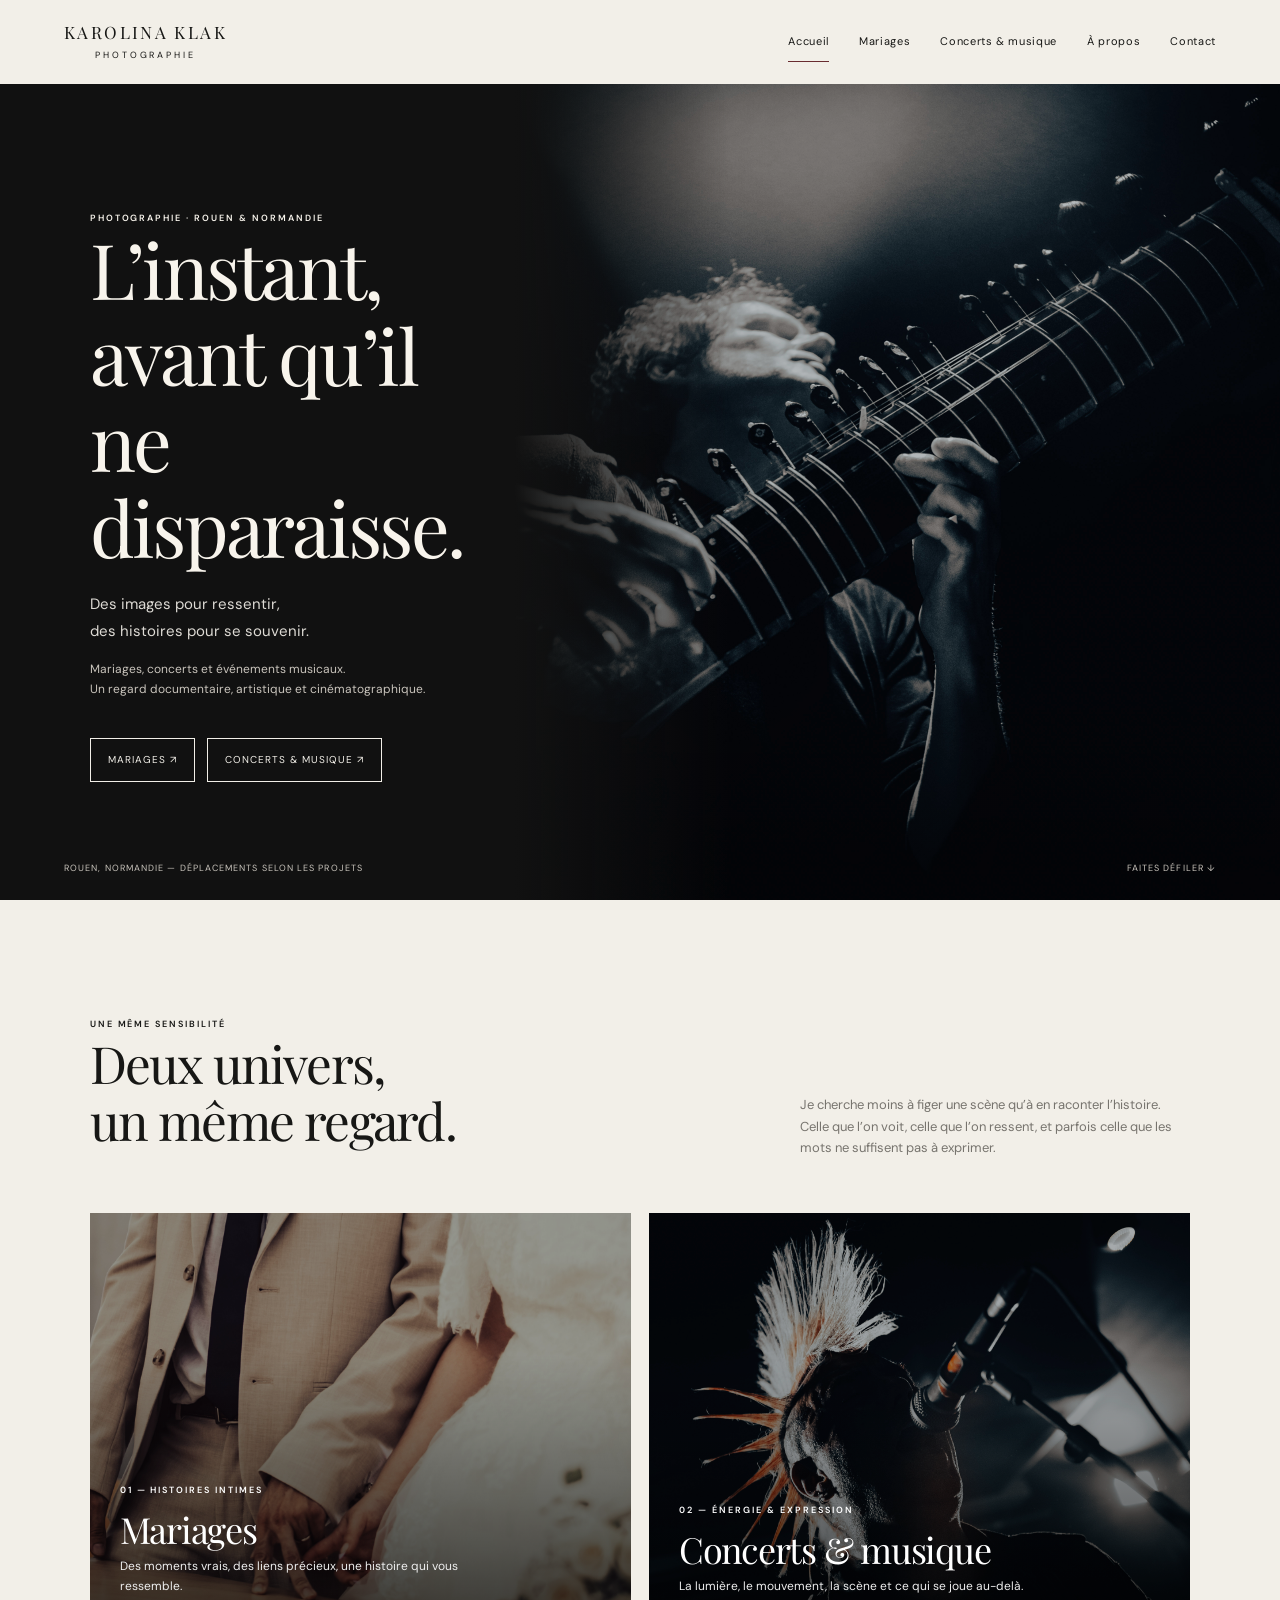
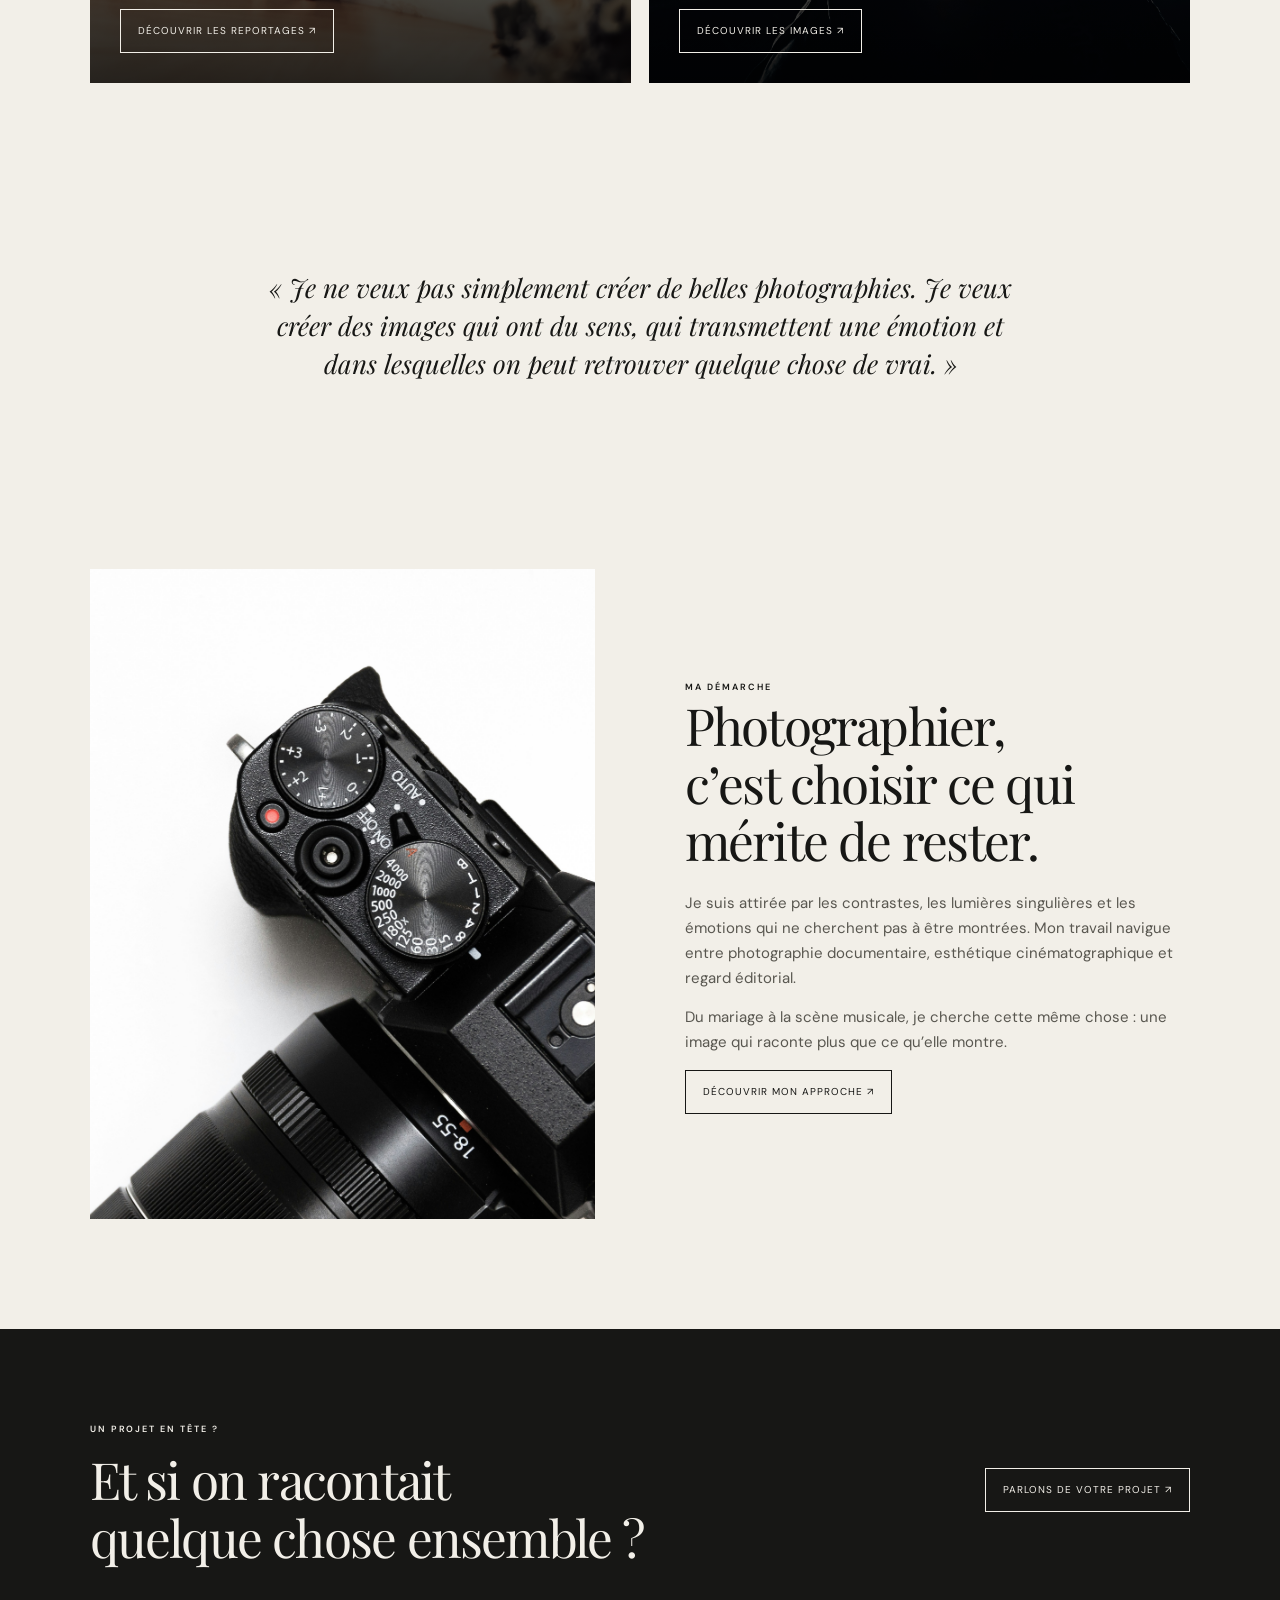
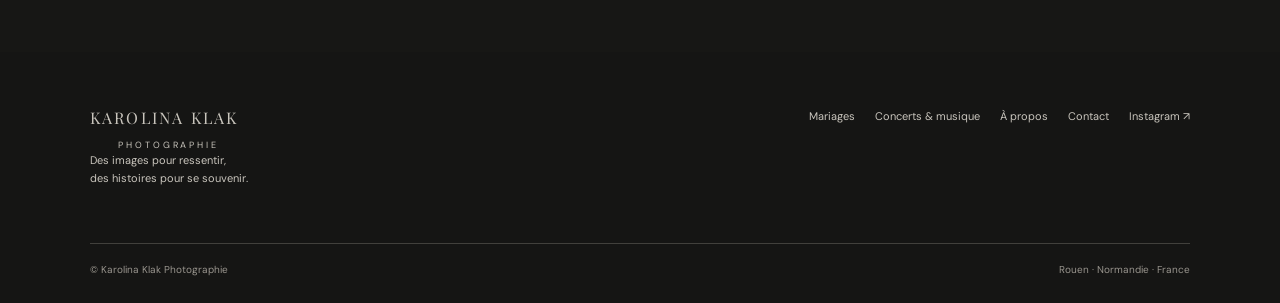
<file: index.html>
<!doctype html>
<html lang="fr">

<head>
    <meta charset="utf-8">
    <meta name="viewport" content="width=device-width,initial-scale=1">
    <meta name="description"
        content="Karolina Klak, photographe à Rouen et en Normandie. Reportages de mariage, concerts et événements musicaux, avec un regard documentaire et cinématographique.">
    <title>Karolina Klak — Photographie</title>
    <link rel="stylesheet" href="styles.css">
</head>

<body>
    <header class="topbar"><a class="brand" href="index.html">KAROLINA KLAK<small>PHOTOGRAPHIE</small></a><button
            class="menu" aria-label="Ouvrir le menu" aria-expanded="false">☰</button>
        <nav class="nav"><a class="active" href="index.html">Accueil</a><a href="mariages.html">Mariages</a><a
                href="concerts.html">Concerts & musique</a><a href="apropos.html">À propos</a><a
                href="contact.html">Contact</a></nav>
    </header>
    <main>
        <section class="hero">
            <div class="hero-copy"><span class="eyebrow">Photographie · Rouen & Normandie</span>
                <h1 class="serif">L’instant,<br>avant qu’il ne<br>disparaisse.</h1>
                <p class="lead">Des images pour ressentir,<br>des histoires pour se souvenir.</p>
                <p class="small" style="color:#c9c4bc">Mariages, concerts et événements musicaux.<br>Un regard
                    documentaire, artistique et cinématographique.</p>
                <div class="hero-actions"><a class="btn dark" href="mariages.html">Mariages ↗</a><a class="btn dark"
                        href="concerts.html">Concerts & musique ↗</a></div>
            </div>
            <div class="hero-photo"><img
                    src="src\DSCF5292.jpg"
                    alt="Silhouettes et lumières lors d'un concert"></div>
            <div class="hero-foot"><span>ROUEN, NORMANDIE — DÉPLACEMENTS SELON LES PROJETS</span><span>FAITES DÉFILER
                    ↓</span></div>
        </section>
        <section class="section">
            <div class="section-head">
                <div><span class="eyebrow">Une même sensibilité</span>
                    <h2 class="serif">Deux univers,<br>un même regard.</h2>
                </div>
                <p>Je cherche moins à figer une scène qu’à en raconter l’histoire. Celle que l’on voit, celle que l’on
                    ressent, et parfois celle que les mots ne suffisent pas à exprimer.</p>
            </div>
            <div class="tiles"><a class="tile" href="mariages.html"><img
                        src="src\DSCF5938.jpg"
                        alt="Couple de mariés dans une lumière douce">
                    <div class="tile-copy"><span class="eyebrow">01 — Histoires intimes</span>
                        <h3 class="serif">Mariages</h3>
                        <p>Des moments vrais, des liens précieux, une histoire qui vous ressemble.</p><span
                            class="btn dark">Découvrir les reportages ↗</span>
                    </div>
                </a><a class="tile" href="concerts.html"><img
                        src="src\DSCF5816.jpg"
                        alt="Scène musicale illuminée">
                    <div class="tile-copy"><span class="eyebrow">02 — Énergie & expression</span>
                        <h3 class="serif">Concerts & musique</h3>
                        <p>La lumière, le mouvement, la scène et ce qui se joue au-delà.</p><span
                            class="btn dark">Découvrir les images ↗</span>
                    </div>
                </a></div>
        </section>
        <section class="section compact">
            <p class="quote">« Je ne veux pas simplement créer de belles photographies. Je veux créer des images qui ont
                du sens, qui transmettent une émotion et dans lesquelles on peut retrouver quelque chose de vrai. »</p>
        </section>
        <section class="section">
            <div class="split">
                <div class="split-image"><img
                        src="src/fufjilm_camera.jpg"
                        alt="Appareil photo"></div>
                <div class="split-copy"><span class="eyebrow">Ma démarche</span>
                    <h2 class="serif">Photographier,<br>c’est choisir ce qui<br>mérite de rester.</h2>
                    <p>Je suis attirée par les contrastes, les lumières singulières et les émotions qui ne cherchent pas
                        à être montrées. Mon travail navigue entre photographie documentaire, esthétique
                        cinématographique et regard éditorial.</p>
                    <p>Du mariage à la scène musicale, je cherche cette même chose : une image qui raconte plus que ce
                        qu’elle montre.</p><a class="btn" href="apropos.html">Découvrir mon approche ↗</a>
                </div>
            </div>
        </section>
        <section class="banner">
            <div><span class="eyebrow">Un projet en tête ?</span>
                <h2 class="serif">Et si on racontait<br>quelque chose ensemble ?</h2>
            </div><a class="btn dark" href="contact.html">Parlons de votre projet ↗</a>
        </section>
    </main>
    <footer class="footer">
        <div class="footer-top">
            <div><a class="brand" href="index.html">KAROLINA KLAK<small>PHOTOGRAPHIE</small></a>
                <p>Des images pour ressentir,<br>des histoires pour se souvenir.</p>
            </div>
            <div class="footer-links"><a href="mariages.html">Mariages</a><a href="concerts.html">Concerts &
                    musique</a><a href="apropos.html">À propos</a><a href="contact.html">Contact</a><a
                    href="https://www.instagram.com/" target="_blank" rel="noreferrer">Instagram ↗</a></div>
        </div>
        <div class="footer-bottom"><span>© Karolina Klak Photographie</span><span>Rouen · Normandie ·
                France</span></div>
    </footer>
    <script src="script.js"></script>
</body>

</html>
</file>
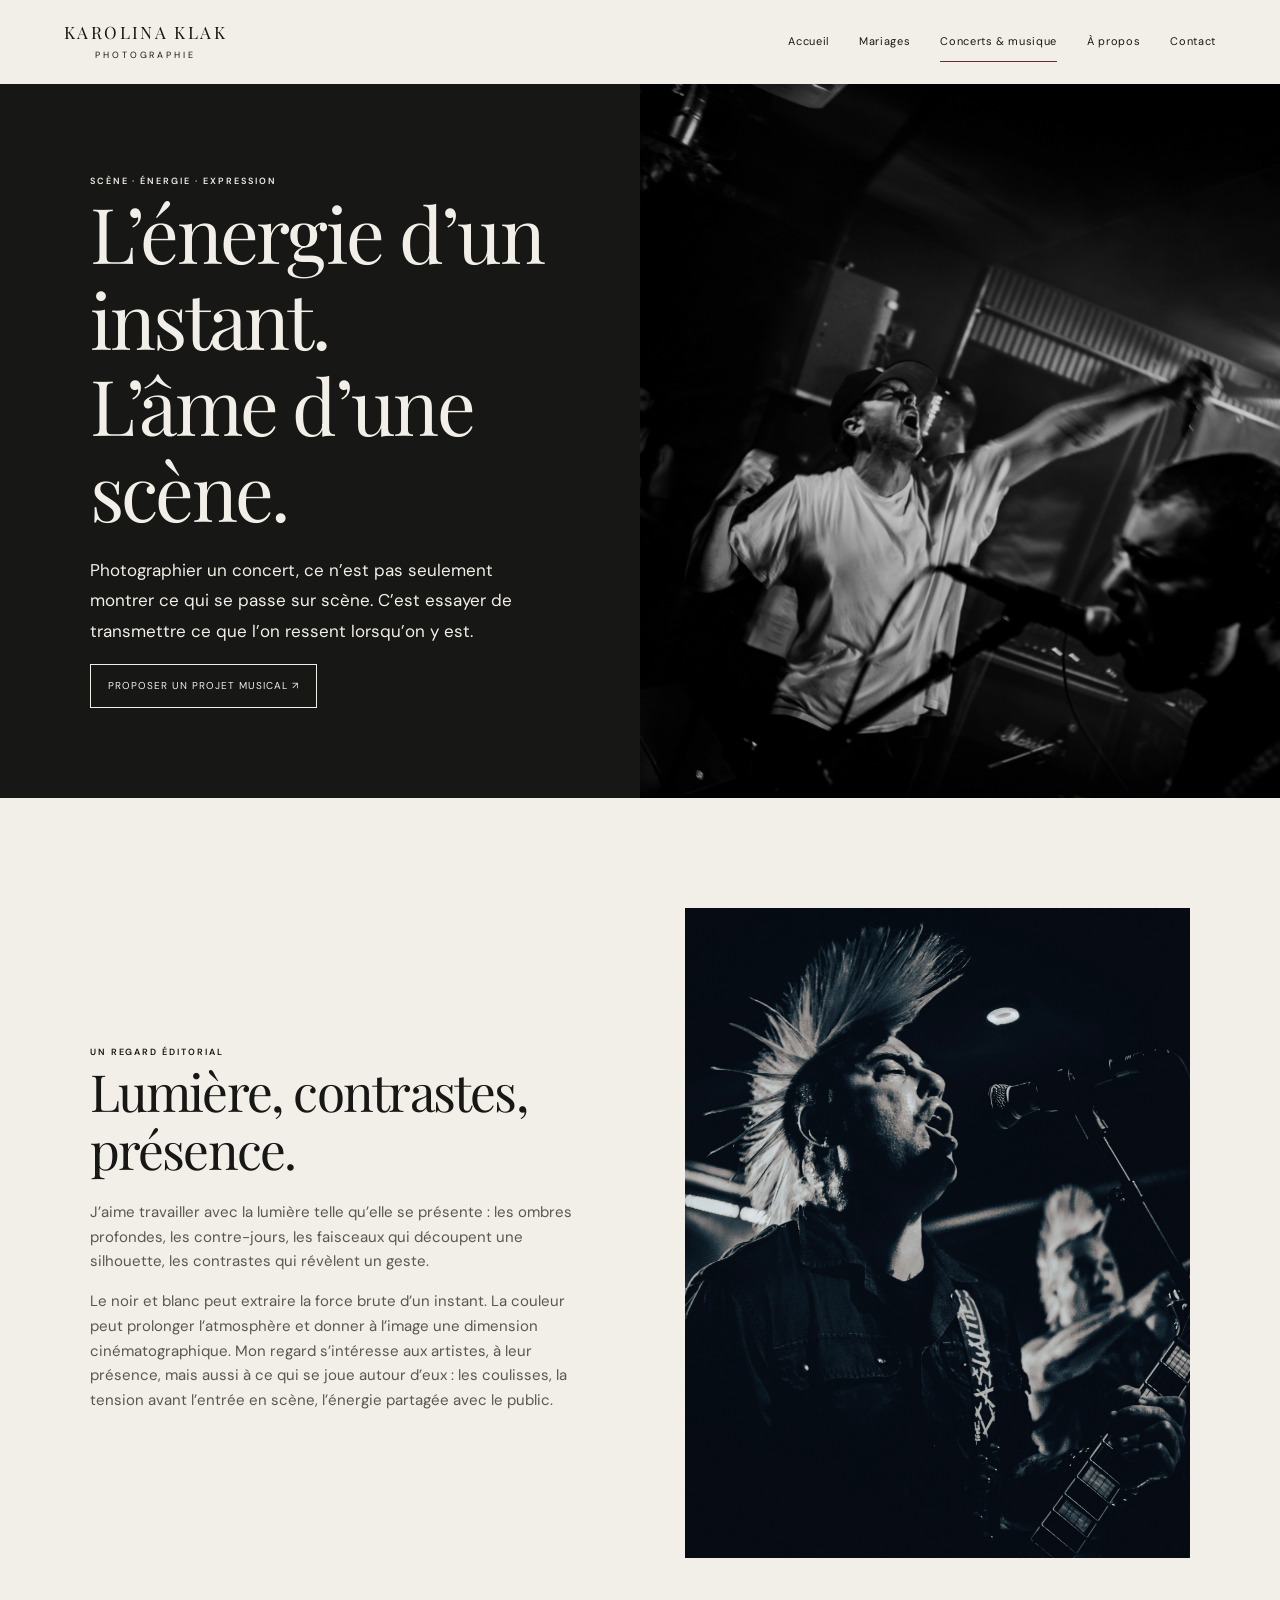
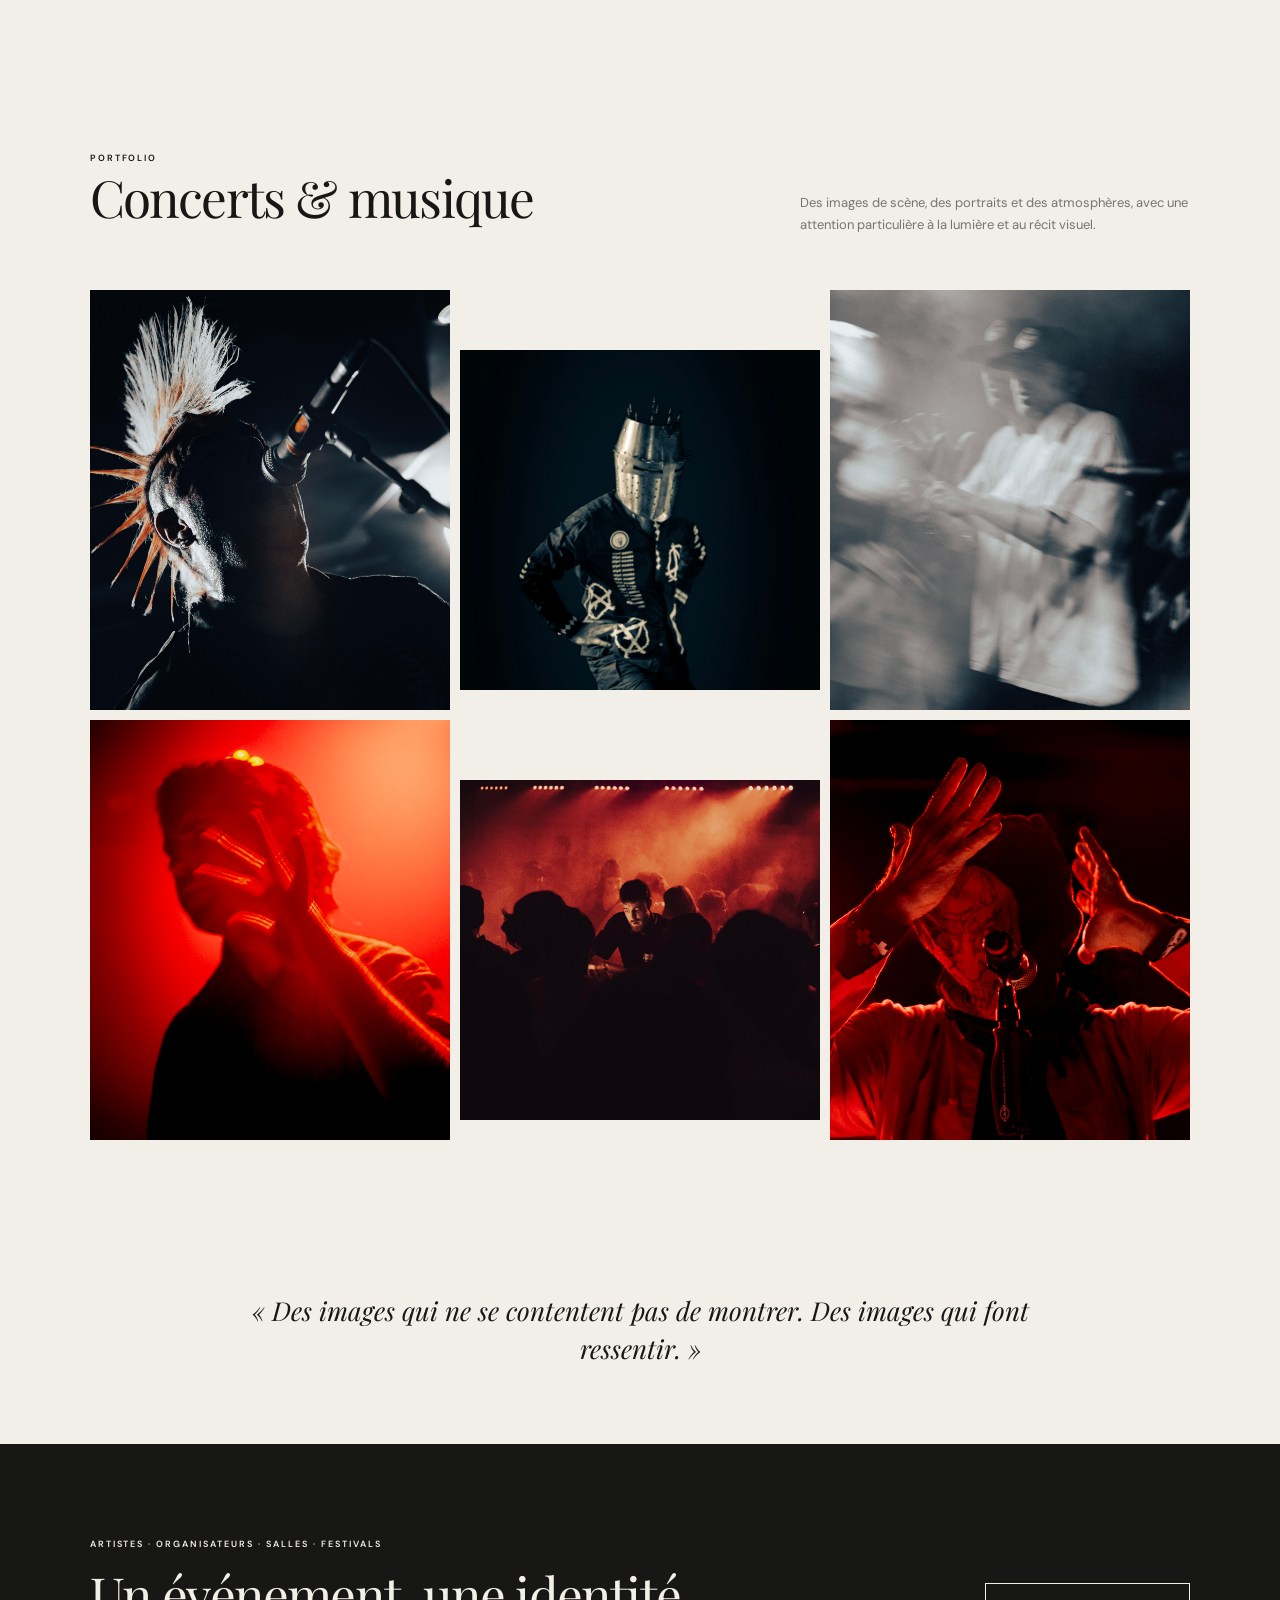
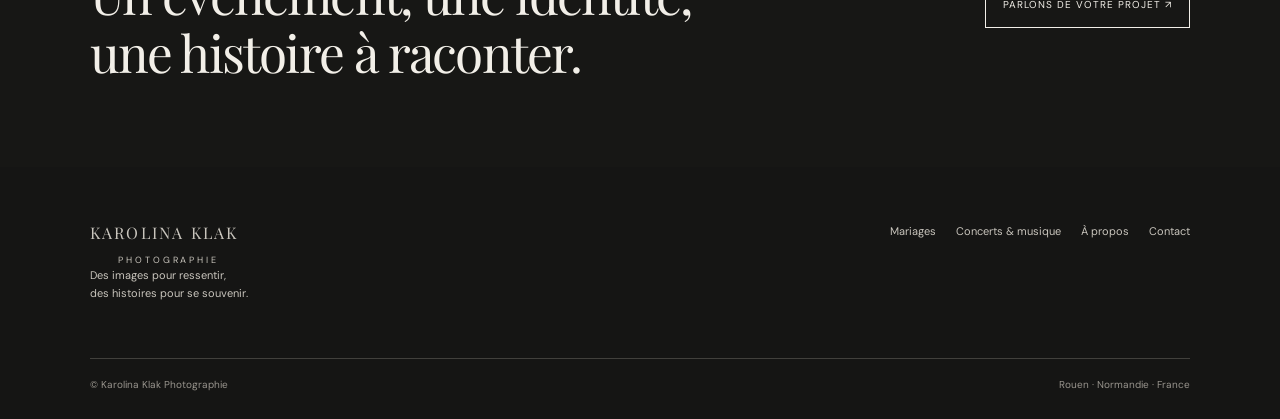
<file: concerts.html>
<!doctype html>
<html lang="fr">

<head>
    <meta charset="utf-8">
    <meta name="viewport" content="width=device-width,initial-scale=1">
    <meta name="description"
        content="Photographie de concerts, festivals et événements musicaux à Rouen, en Normandie et ailleurs. Regard éditorial, contrastes et lumière cinématographique.">
    <title>Concerts & musique — Karolina Klak Photographie</title>
    <link rel="stylesheet" href="styles.css">
</head>

<body>
    <header class="topbar"><a class="brand" href="index.html">KAROLINA KLAK<small>PHOTOGRAPHIE</small></a><button
            class="menu" aria-label="Ouvrir le menu" aria-expanded="false">☰</button>
        <nav class="nav"><a href="index.html">Accueil</a><a href="mariages.html">Mariages</a><a class="active"
                href="concerts.html">Concerts & musique</a><a href="apropos.html">À propos</a><a
                href="contact.html">Contact</a></nav>
    </header>
    <main>
        <section class="page-hero">
            <div class="page-hero-copy"><span class="eyebrow">Scène · Énergie · Expression</span>
                <h1 class="serif">L’énergie d’un instant.<br>L’âme d’une scène.</h1>
                <p class="lead">Photographier un concert, ce n’est pas seulement montrer ce qui se passe sur scène.
                    C’est essayer de transmettre ce que l’on ressent lorsqu’on y est.</p><a class="btn dark"
                    href="contact.html">Proposer un projet musical ↗</a>
            </div>
            <div class="page-hero-image"><img
                    src="src/DSCF5411.jpg"
                    alt="Lumières et public d'un concert"></div>
        </section>
        <section class="section">
            <div class="split">
                <div class="split-copy"><span class="eyebrow">Un regard éditorial</span>
                    <h2 class="serif">Lumière, contrastes,<br>présence.</h2>
                    <p>J’aime travailler avec la lumière telle qu’elle se présente : les ombres profondes, les
                        contre-jours, les faisceaux qui découpent une silhouette, les contrastes qui révèlent un geste.
                    </p>
                    <p>Le noir et blanc peut extraire la force brute d’un instant. La couleur peut prolonger
                        l’atmosphère et donner à l’image une dimension cinématographique. Mon regard s’intéresse aux
                        artistes, à leur présence, mais aussi à ce qui se joue autour d’eux : les coulisses, la tension
                        avant l’entrée en scène, l’énergie partagée avec le public.</p>
                </div>
                <div class="split-image"><img
                        src="src/DSCF5796.jpg"
                        alt="Musicien en contre-jour sur scène"></div>
            </div>
        </section>
        <section class="section compact">
            <div class="section-head">
                <div><span class="eyebrow">Portfolio</span>
                    <h2 class="serif">Concerts & musique</h2>
                </div>
                <p>Des images de scène, des portraits et des atmosphères, avec une attention particulière à la lumière
                    et au récit visuel.</p>
            </div>
        <!--   <div class="filters"><a href="#portfolio">TOUT</a><a href="#portfolio">ARTISTES</a><a
                    href="#portfolio">FESTIVALS</a><a href="#portfolio">COULISSES & PORTRAITS</a></div>-->
            <div id="portfolio" class="gallery">
                <div class="shot"><img
                        src="src/DSCF5816.jpg"
                        alt="Concert et faisceaux lumineux"></div>
                <div class="shot"><img
                        src="src/DSCF4095.jpg"
                        alt="Artiste en concert"></div>
                <div class="shot"><img
                        src="src/DSCF5359.jpg"
                        alt="Public face à la scène"></div>
                <div class="shot"><img
                        src="src/DSCF4685.jpg"
                        alt="Festival en plein air"></div>
                <div class="shot"><img
                        src="src/DSCF0828.jpg"
                        alt="Silhouette d'un musicien"></div>
                <div class="shot"><img
                        src="src/DSCF3930.jpg"
                        alt="Ambiance de concert"></div>
            </div>
        </section>
        <section class="section compact">
            <p class="quote">« Des images qui ne se contentent pas de montrer. Des images qui font ressentir. »</p>
        </section>
        <section class="banner">
            <div><span class="eyebrow">Artistes · Organisateurs · Salles · Festivals</span>
                <h2 class="serif">Un événement, une identité,<br>une histoire à raconter.</h2>
            </div><a class="btn dark" href="contact.html">Parlons de votre projet ↗</a>
        </section>
    </main>
    <footer class="footer">
        <div class="footer-top">
            <div><a class="brand" href="index.html">KAROLINA KLAK<small>PHOTOGRAPHIE</small></a>
                <p>Des images pour ressentir,<br>des histoires pour se souvenir.</p>
            </div>
            <div class="footer-links"><a href="mariages.html">Mariages</a><a href="concerts.html">Concerts &
                    musique</a><a href="apropos.html">À propos</a><a href="contact.html">Contact</a></div>
        </div>
        <div class="footer-bottom"><span>© Karolina Klak Photographie</span><span>Rouen · Normandie ·
                France</span></div>
    </footer>
    <script src="script.js"></script>
</body>

</html>
</file>
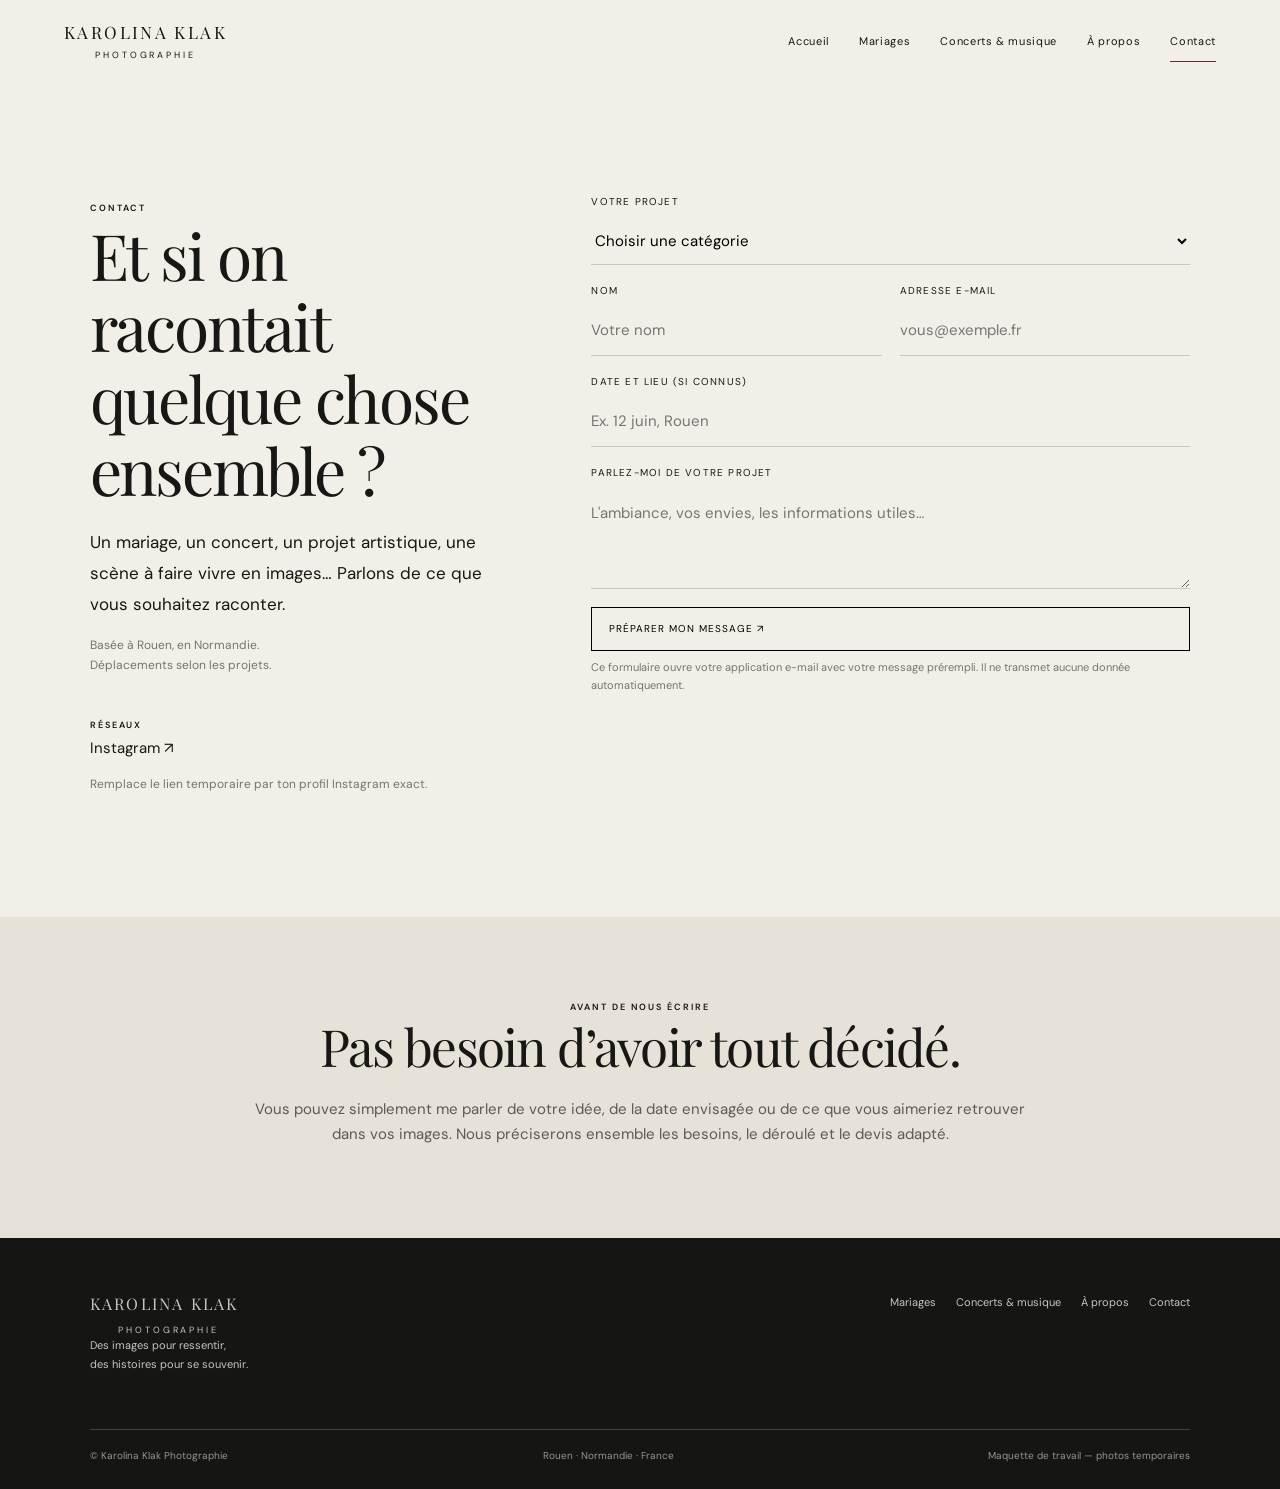
<file: contact.html>
<!doctype html><html lang="fr"><head><meta charset="utf-8"><meta name="viewport" content="width=device-width,initial-scale=1"><meta name="description" content="Contactez Karolina Klak pour un reportage de mariage, un concert ou un projet photographique à Rouen et en Normandie."><title>Contact — Karolina Klak Photographie</title><link rel="stylesheet" href="styles.css"></head><body><header class="topbar"><a class="brand" href="index.html">KAROLINA KLAK<small>PHOTOGRAPHIE</small></a><button class="menu" aria-label="Ouvrir le menu" aria-expanded="false">☰</button><nav class="nav"><a href="index.html">Accueil</a><a href="mariages.html">Mariages</a><a href="concerts.html">Concerts & musique</a><a href="apropos.html">À propos</a><a class="active" href="contact.html">Contact</a></nav></header><main><section class="section"><div class="contact-grid"><div><span class="eyebrow">Contact</span><h1 class="serif" style="font-size:clamp(44px,5vw,70px)">Et si on racontait quelque chose ensemble ?</h1><p class="lead">Un mariage, un concert, un projet artistique, une scène à faire vivre en images… Parlons de ce que vous souhaitez raconter.</p><p class="small">Basée à Rouen, en Normandie.<br>Déplacements selon les projets.</p><div style="margin-top:35px"><span class="eyebrow">Réseaux</span><p><a href="https://www.instagram.com/" target="_blank" rel="noreferrer">Instagram ↗</a></p><p class="small">Remplace le lien temporaire par ton profil Instagram exact.</p></div></div><div><form class="form" id="contact-form"><div class="field full"><label for="type">Votre projet</label><select id="type" name="type" required><option value="">Choisir une catégorie</option><option>Mariage</option><option>Concert / festival</option><option>Événement musical</option><option>Portrait / projet artistique</option><option>Autre demande</option></select></div><div class="field"><label for="name">Nom</label><input id="name" name="name" autocomplete="name" required placeholder="Votre nom"></div><div class="field"><label for="email">Adresse e-mail</label><input id="email" name="email" type="email" autocomplete="email" required placeholder="vous@exemple.fr"></div><div class="field full"><label for="date">Date et lieu (si connus)</label><input id="date" name="date" placeholder="Ex. 12 juin, Rouen"></div><div class="field full"><label for="message">Parlez-moi de votre projet</label><textarea id="message" name="message" required placeholder="L'ambiance, vos envies, les informations utiles…"></textarea></div><div class="field full"><button class="btn" type="submit" style="background:transparent;justify-content:space-between;cursor:pointer">Préparer mon message ↗</button><p class="form-note">Ce formulaire ouvre votre application e-mail avec votre message prérempli. Il ne transmet aucune donnée automatiquement.</p></div></form></div></div></section><section class="section compact" style="background:#e7e2d8"><div class="intro"><span class="eyebrow">Avant de nous écrire</span><h2 class="serif">Pas besoin d’avoir tout décidé.</h2><p>Vous pouvez simplement me parler de votre idée, de la date envisagée ou de ce que vous aimeriez retrouver dans vos images. Nous préciserons ensemble les besoins, le déroulé et le devis adapté.</p></div></section></main><footer class="footer"><div class="footer-top"><div><a class="brand" href="index.html">KAROLINA KLAK<small>PHOTOGRAPHIE</small></a><p>Des images pour ressentir,<br>des histoires pour se souvenir.</p></div><div class="footer-links"><a href="mariages.html">Mariages</a><a href="concerts.html">Concerts & musique</a><a href="apropos.html">À propos</a><a href="contact.html">Contact</a></div></div><div class="footer-bottom"><span>© Karolina Klak Photographie</span><span>Rouen · Normandie · France</span><span>Maquette de travail — photos temporaires</span></div></footer><script src="script.js"></script></body></html>
</file>
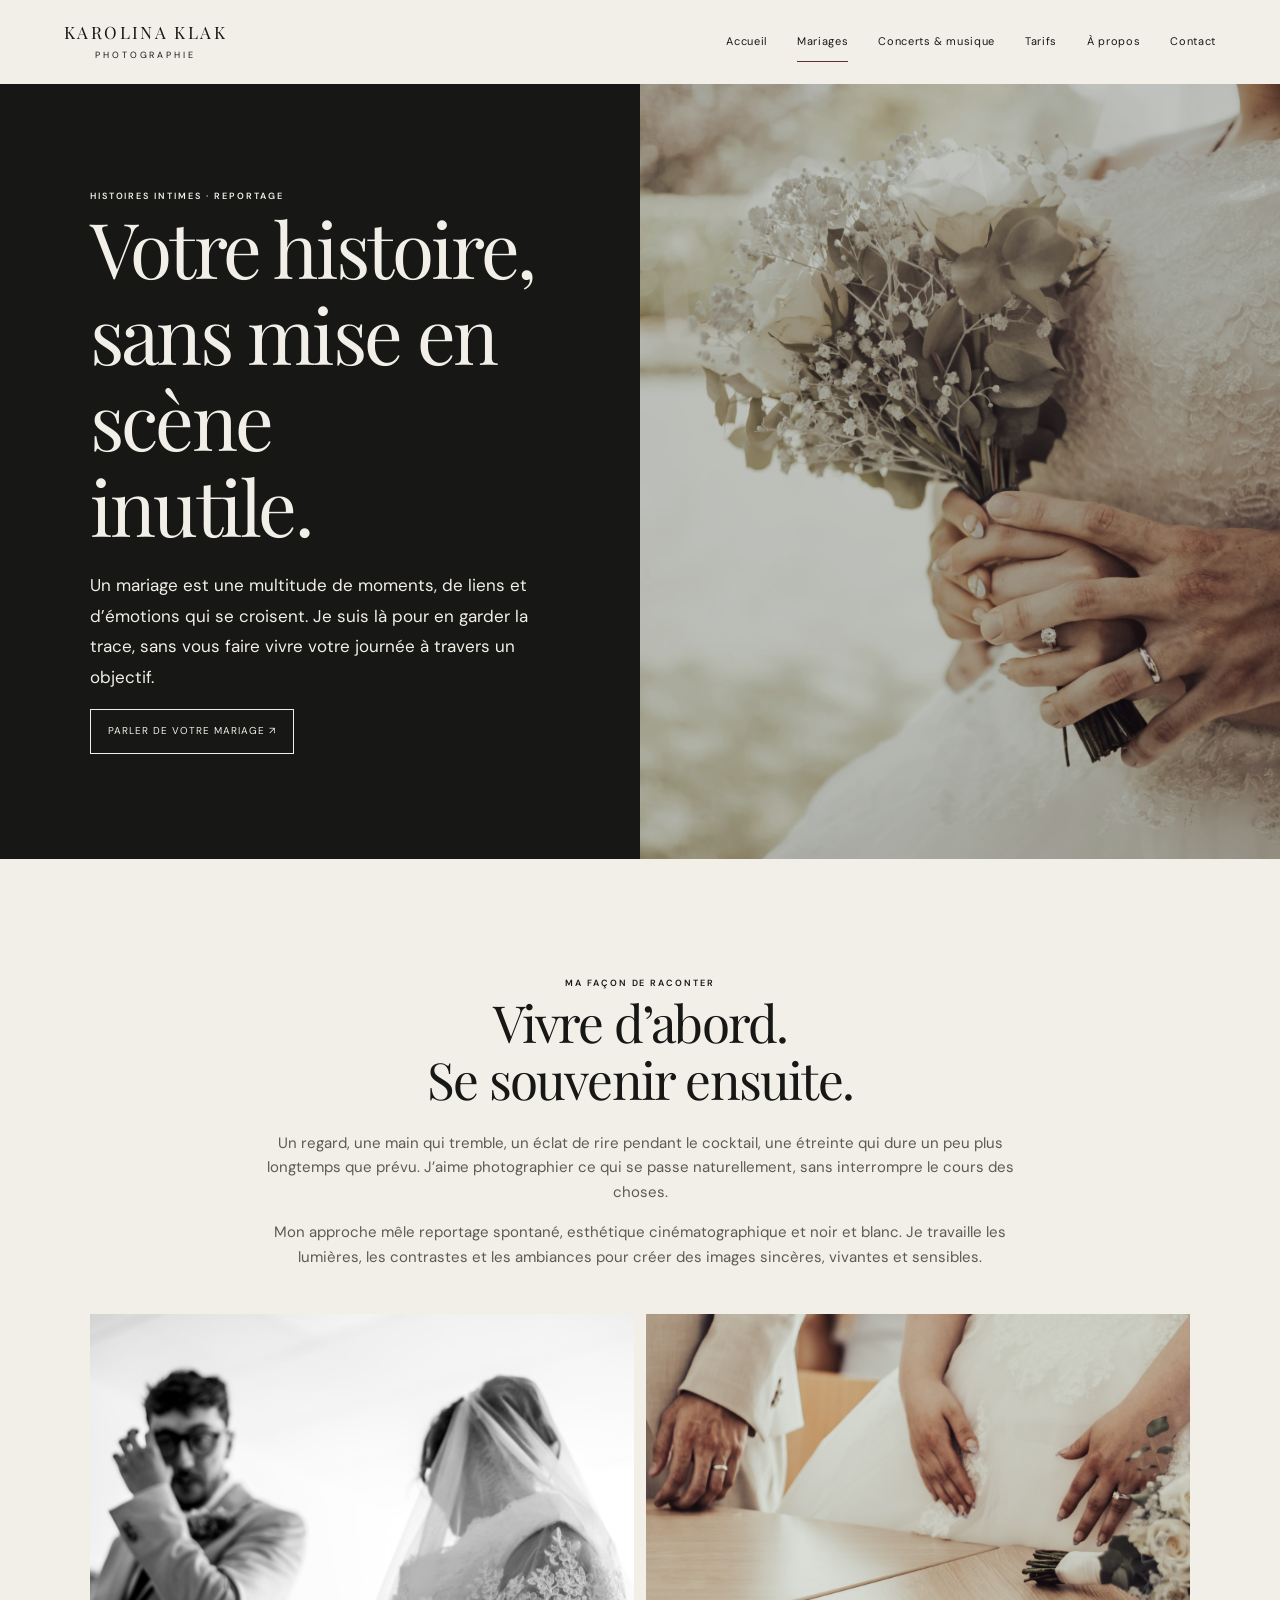
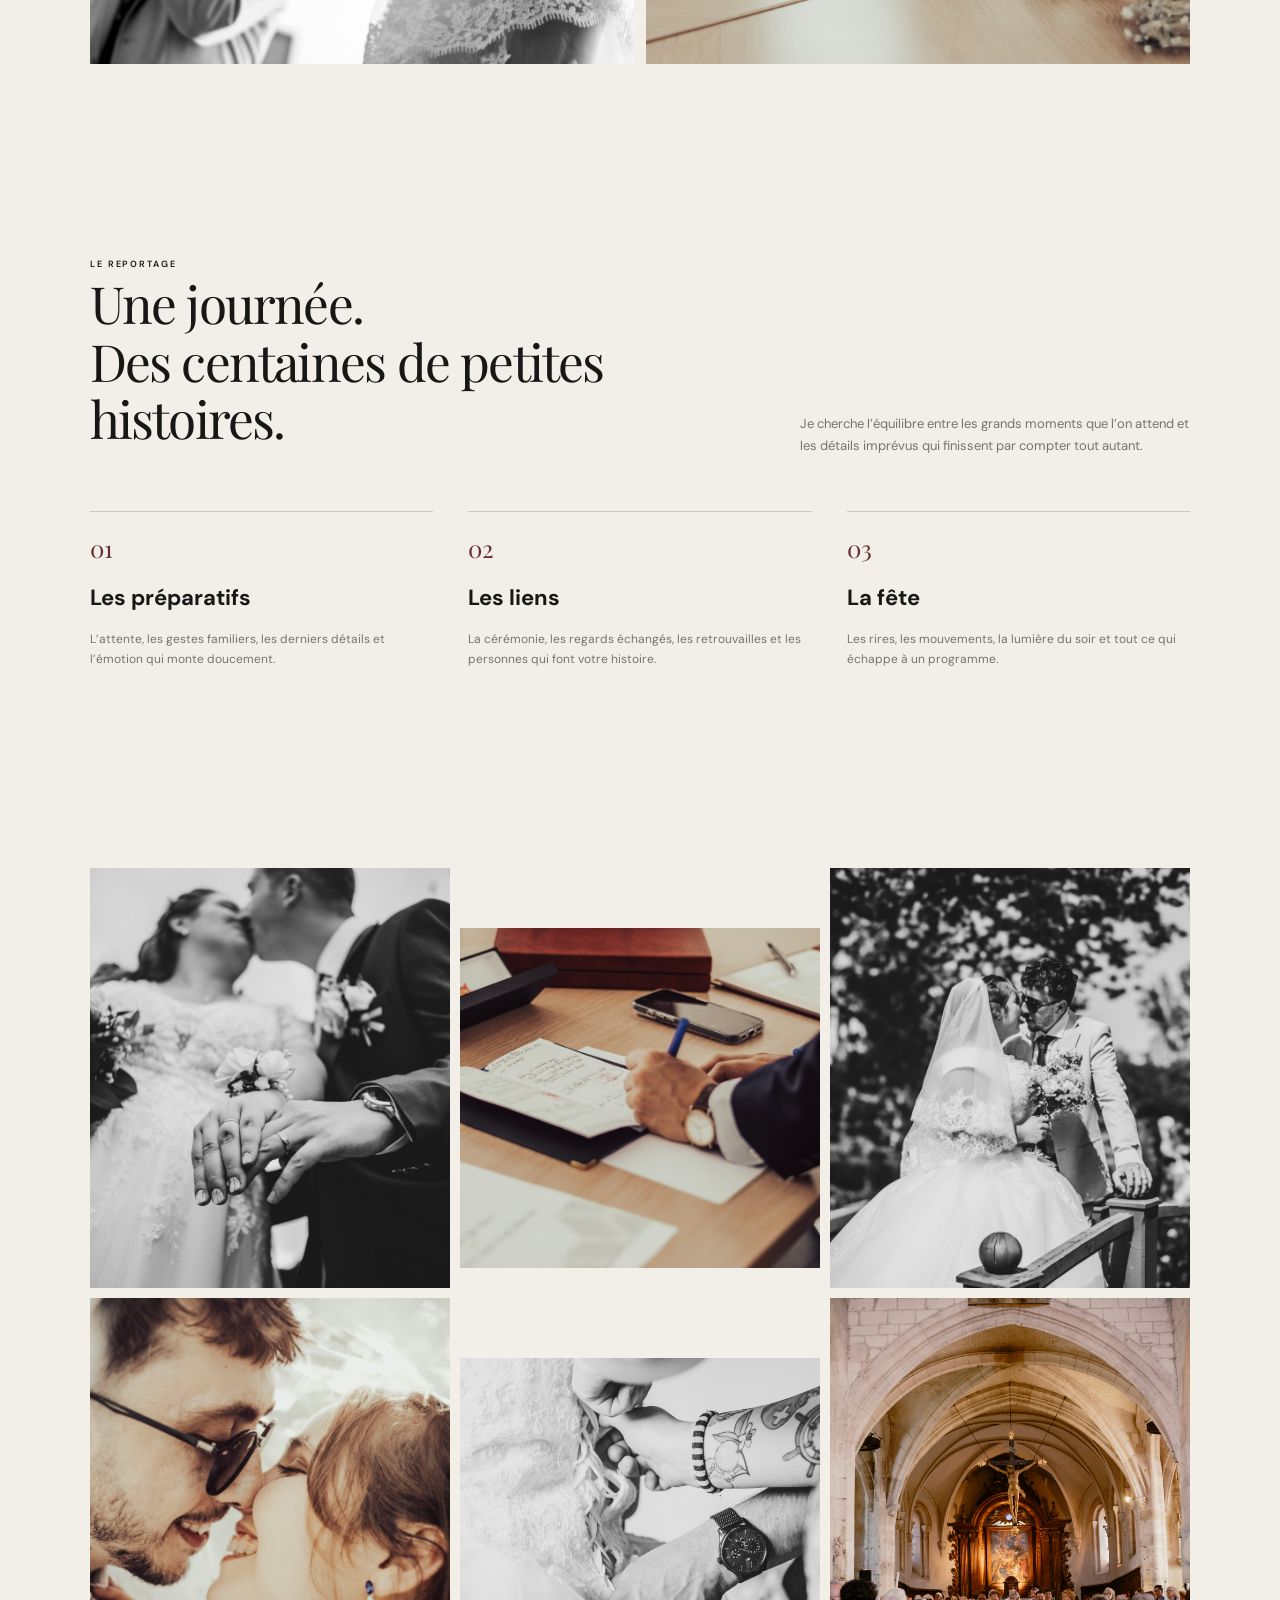
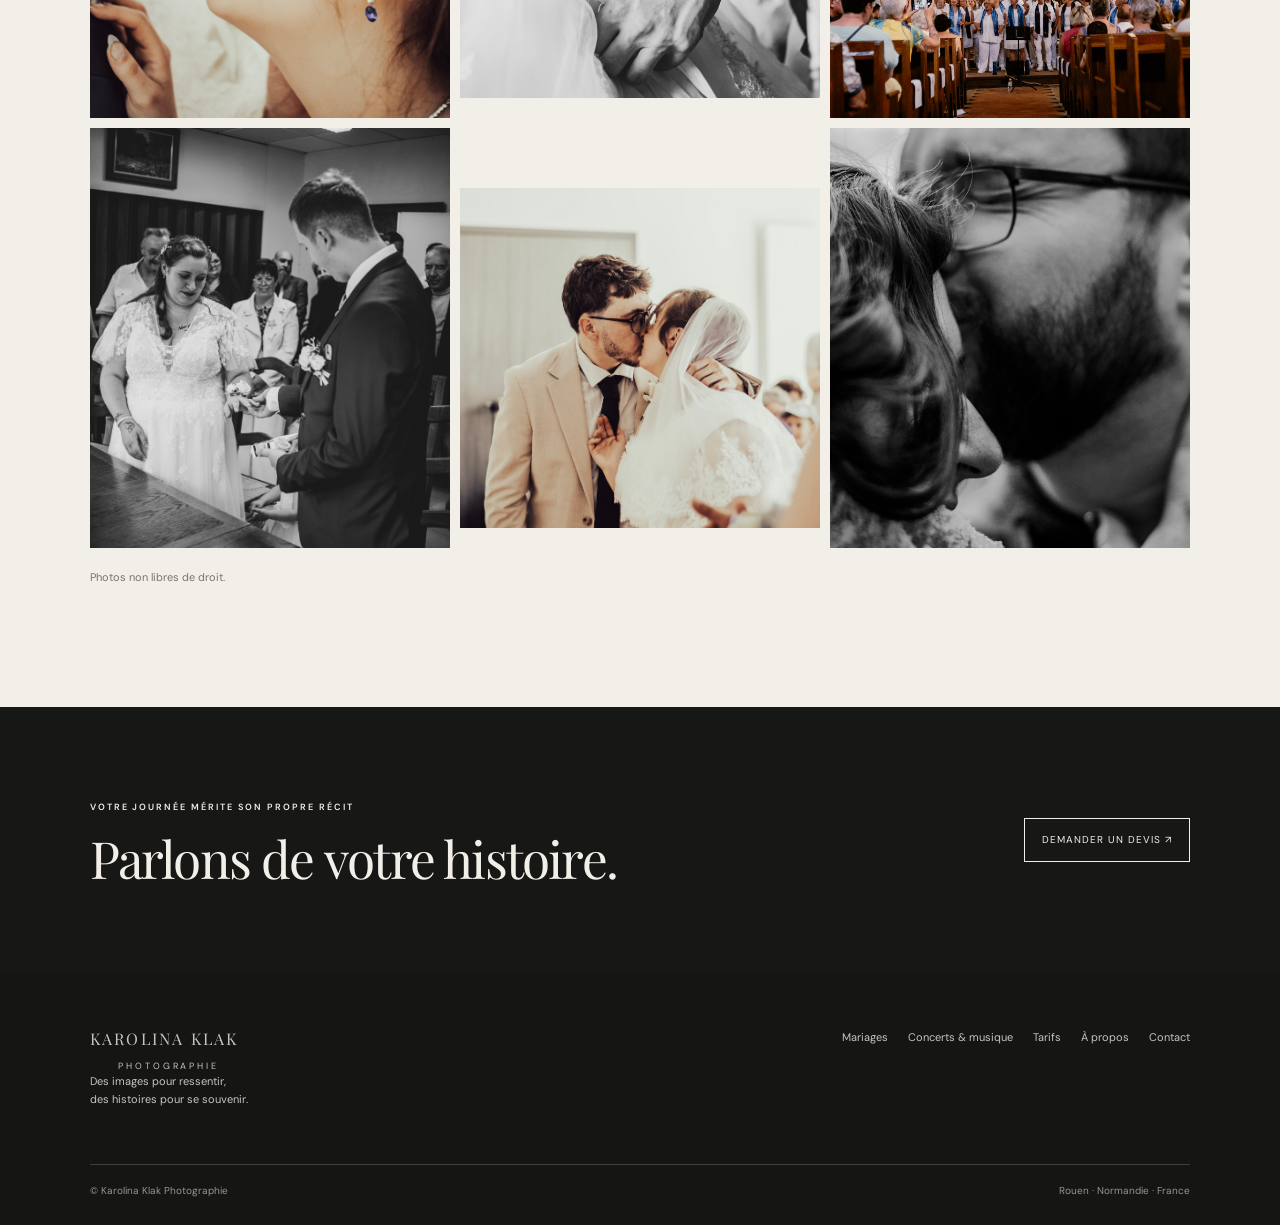
<file: mariages.html>
<!doctype html>
<html lang="fr">

<head>
    <meta charset="utf-8">
    <meta name="viewport" content="width=device-width,initial-scale=1">
    <meta name="description"
        content="Photographe de mariage à Rouen et en Normandie. Reportage spontané, regard cinématographique et noir et blanc.">
    <title>Mariages — Karolina Klak Photographie</title>
    <link rel="stylesheet" href="styles.css">
</head>

<body>
    <header class="topbar"><a class="brand" href="index.html">KAROLINA KLAK<small>PHOTOGRAPHIE</small></a><button
            class="menu" aria-label="Ouvrir le menu" aria-expanded="false">☰</button>
        <nav class="nav"><a href="index.html">Accueil</a><a class="active" href="mariages.html">Mariages</a><a
                href="concerts.html">Concerts & musique</a><a href="tarifs.html">Tarifs</a><a href="apropos.html">À propos</a><a
                href="contact.html">Contact</a></nav>
    </header>
    <main>
        <section class="page-hero">
            <div class="page-hero-copy"><span class="eyebrow">Histoires intimes · Reportage</span>
                <h1 class="serif">Votre histoire,<br>sans mise en scène<br>inutile.</h1>
                <p class="lead">Un mariage est une multitude de moments, de liens et d’émotions qui se croisent. Je suis
                    là pour en garder la trace, sans vous faire vivre votre journée à travers un objectif.</p><a
                    class="btn dark" href="contact.html">Parler de votre mariage ↗</a>
            </div>
            <div class="page-hero-image"><img
                    src="src\DSCF6884.jpg"
                    alt="Mariage dans une lumière naturelle"></div>
        </section>
        <section class="section">
            <div class="intro"><span class="eyebrow">Ma façon de raconter</span>
                <h2 class="serif">Vivre d’abord.<br>Se souvenir ensuite.</h2>
                <p>Un regard, une main qui tremble, un éclat de rire pendant le cocktail, une étreinte qui dure un peu
                    plus longtemps que prévu. J’aime photographier ce qui se passe naturellement, sans interrompre le
                    cours des choses.</p>
                <p>Mon approche mêle reportage spontané, esthétique cinématographique et noir et blanc. Je travaille les
                    lumières, les contrastes et les ambiances pour créer des images sincères, vivantes et sensibles.</p>
            </div>
            <div class="story-row">
                <div class="shot"><img
                        src="src\DSCF5903.jpg"
                        alt="Moment émouvant d'un mariage"></div>
                <div class="shot"><img
                        src="src\DSCF5918.jpg"
                        alt="Détails mains couple"></div>
            </div>
        </section>
        <section class="section compact">
            <div class="section-head">
                <div><span class="eyebrow">Le reportage</span>
                    <h2 class="serif">Une journée.<br>Des centaines de petites histoires.</h2>
                </div>
                <p>Je cherche l’équilibre entre les grands moments que l’on attend et les détails imprévus qui finissent
                    par compter tout autant.</p>
            </div>
            <div class="steps">
                <div class="step"><b>01</b>
                    <h3>Les préparatifs</h3>
                    <p class="small">L’attente, les gestes familiers, les derniers détails et l’émotion qui monte
                        doucement.</p>
                </div>
                <div class="step"><b>02</b>
                    <h3>Les liens</h3>
                    <p class="small">La cérémonie, les regards échangés, les retrouvailles et les personnes qui font
                        votre histoire.</p>
                </div>
                <div class="step"><b>03</b>
                    <h3>La fête</h3>
                    <p class="small">Les rires, les mouvements, la lumière du soir et tout ce qui échappe à un
                        programme.</p>
                </div>
            </div>
        </section>
        <section class="section">
            <div class="gallery">
                <div class="shot"><img
                        src="src\DSCF1539.jpg"
                        alt="Photo des Mariés"></div>
                <div class="shot"><img
                        src="src\DSCF6009.jpg"
                        alt="Signature de Mr le Maire"></div>
                <div class="shot"><img
                        src="src\DSCF6355.jpg"
                        alt="Couple sur un pont"></div>
                <div class="shot"><img
                        src="src\DSCF6735.jpg"
                        alt="Photo des Mariés"></div>
                <div class="shot"><img
                        src="src\DSCF5659.jpg"
                        alt="Préparation de la Mariée"></div>
                <div class="shot"><img
                        src="src\DSCF8069.jpg"
                        alt="Photo de l'Eglise"></div>
                <div class="shot"><img
                        src="src\DSCF9727.jpg"
                        alt="Cérémonie de mariage - Echange des alliances"></div>
                <div class="shot"><img
                        src="src\DSCF5893.jpg"
                        alt="Cérémonie de mariage"></div>
                <div class="shot"><img
                        src="src\DSCF6238.jpg"
                        alt="Moment émouvant"></div>
            </div>
            <p class="note" style="margin-top:20px">Photos non libres de droit.</p>
        </section>
        <section class="banner">
            <div><span class="eyebrow">Votre journée mérite son propre récit</span>
                <h2 class="serif">Parlons de votre histoire.</h2>
            </div><a class="btn dark" href="contact.html">Demander un devis ↗</a>
        </section>
    </main>
    <footer class="footer">
        <div class="footer-top">
            <div><a class="brand" href="index.html">KAROLINA KLAK<small>PHOTOGRAPHIE</small></a>
                <p>Des images pour ressentir,<br>des histoires pour se souvenir.</p>
            </div>
            <div class="footer-links"><a href="mariages.html">Mariages</a><a href="concerts.html">Concerts &
                    musique</a><a href="tarifs.html">Tarifs</a><a href="apropos.html">À propos</a><a href="contact.html">Contact</a></div>
        </div>
        <div class="footer-bottom"><span>© Karolina Klak Photographie</span><span>Rouen · Normandie ·
                France</span></div>
    </footer>
    <script src="script.js"></script>
</body>

</html>
</file>
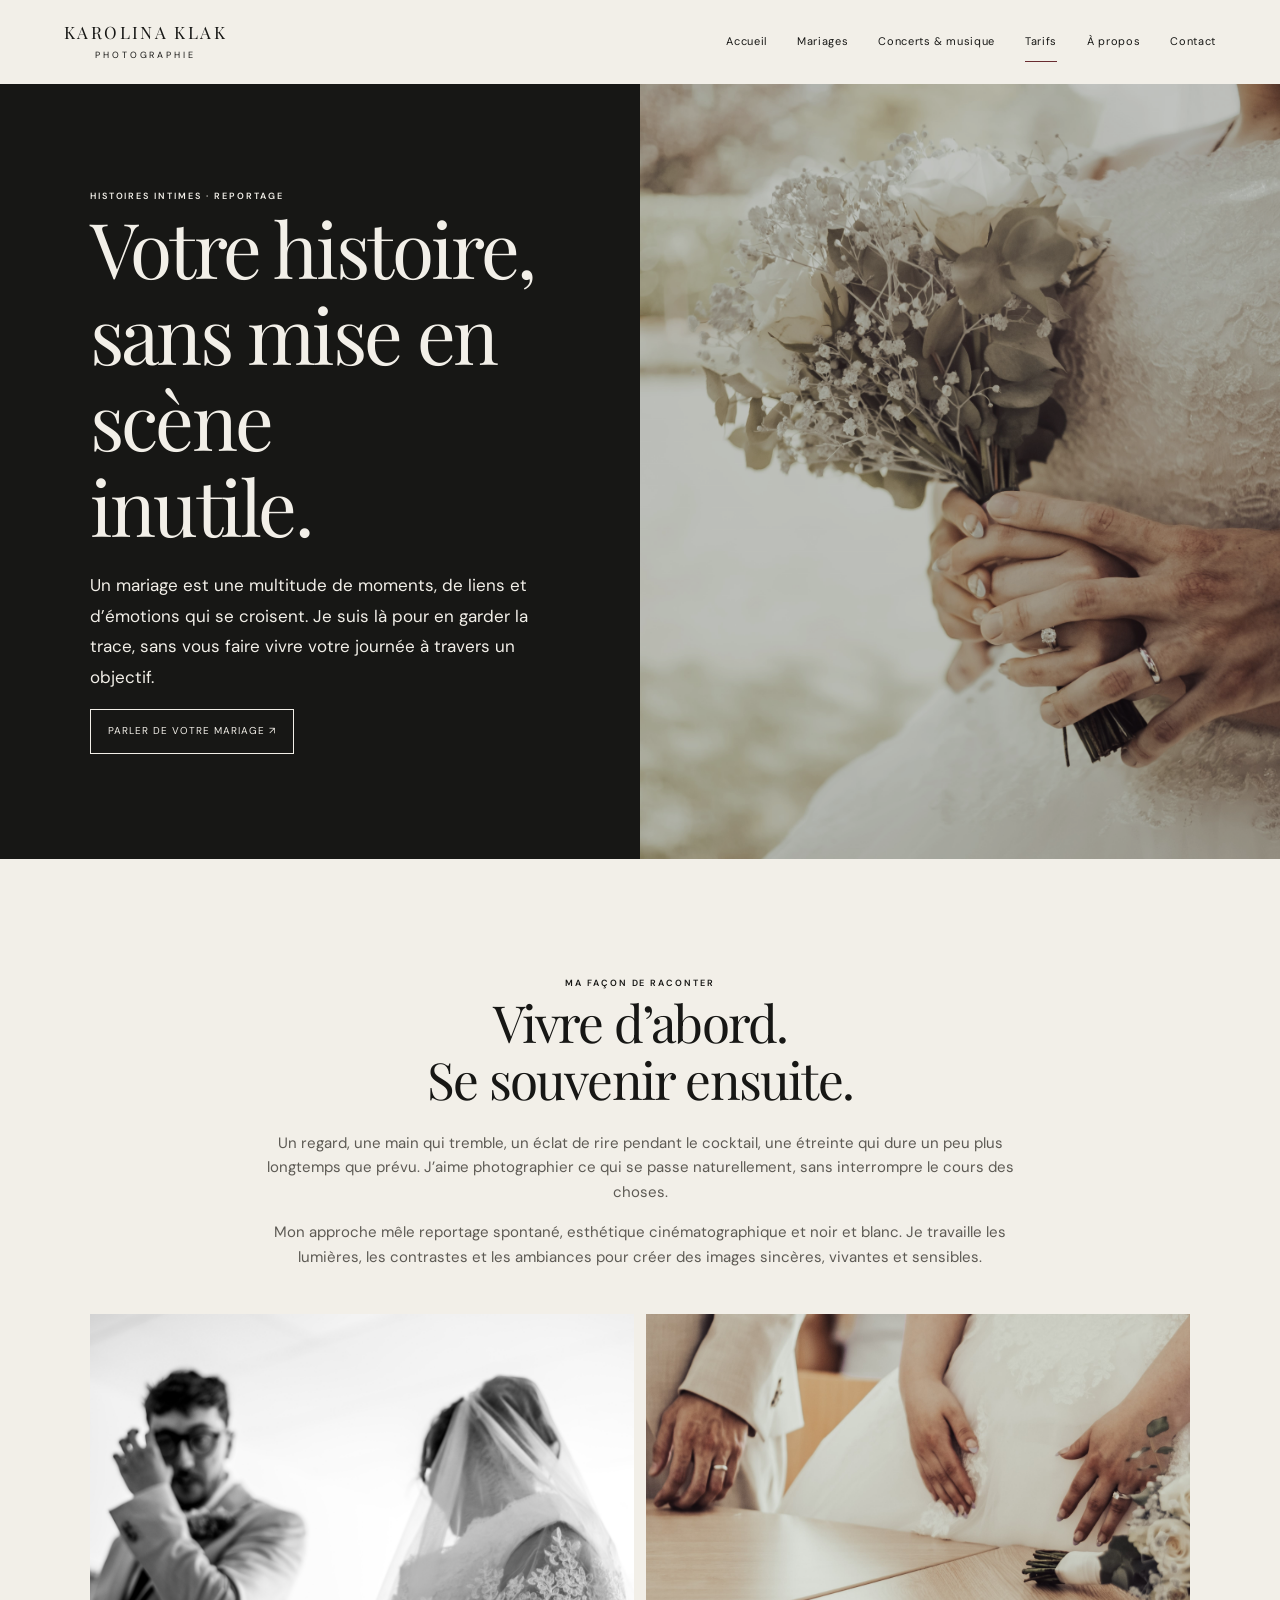
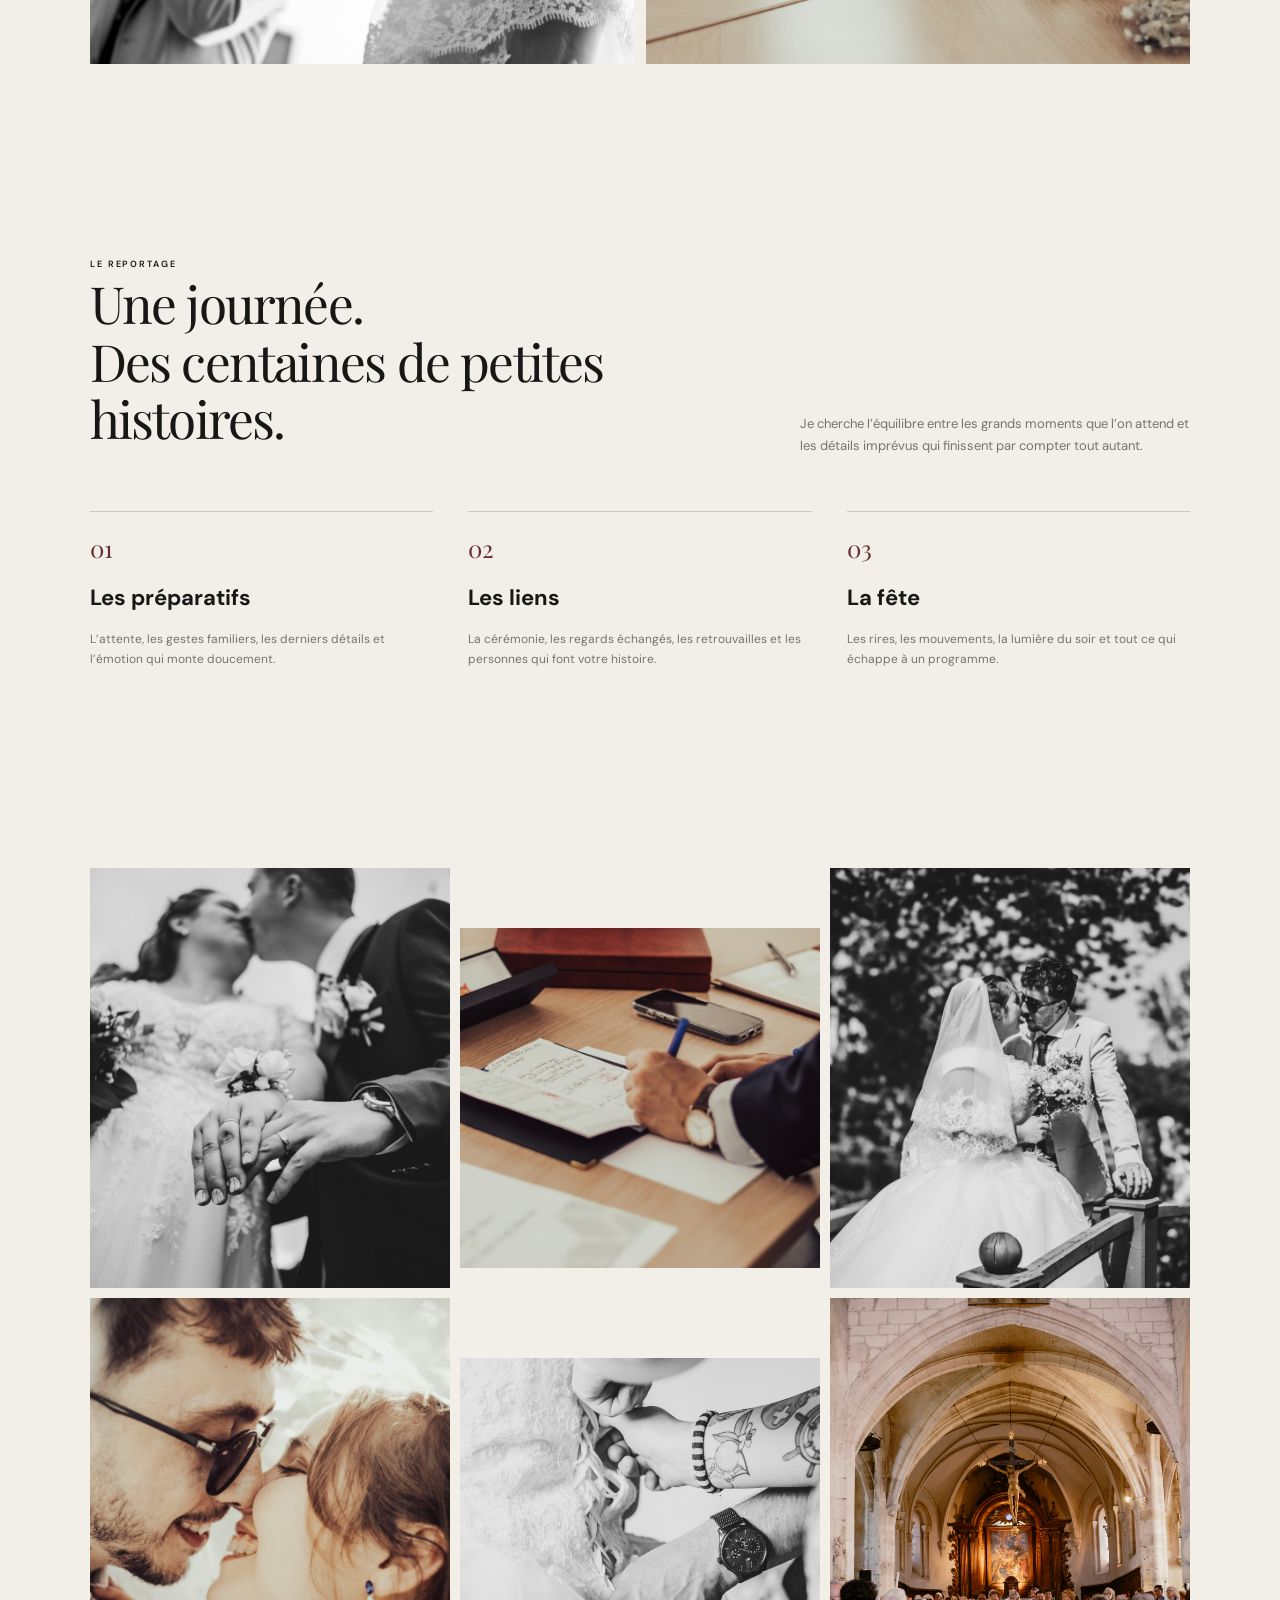
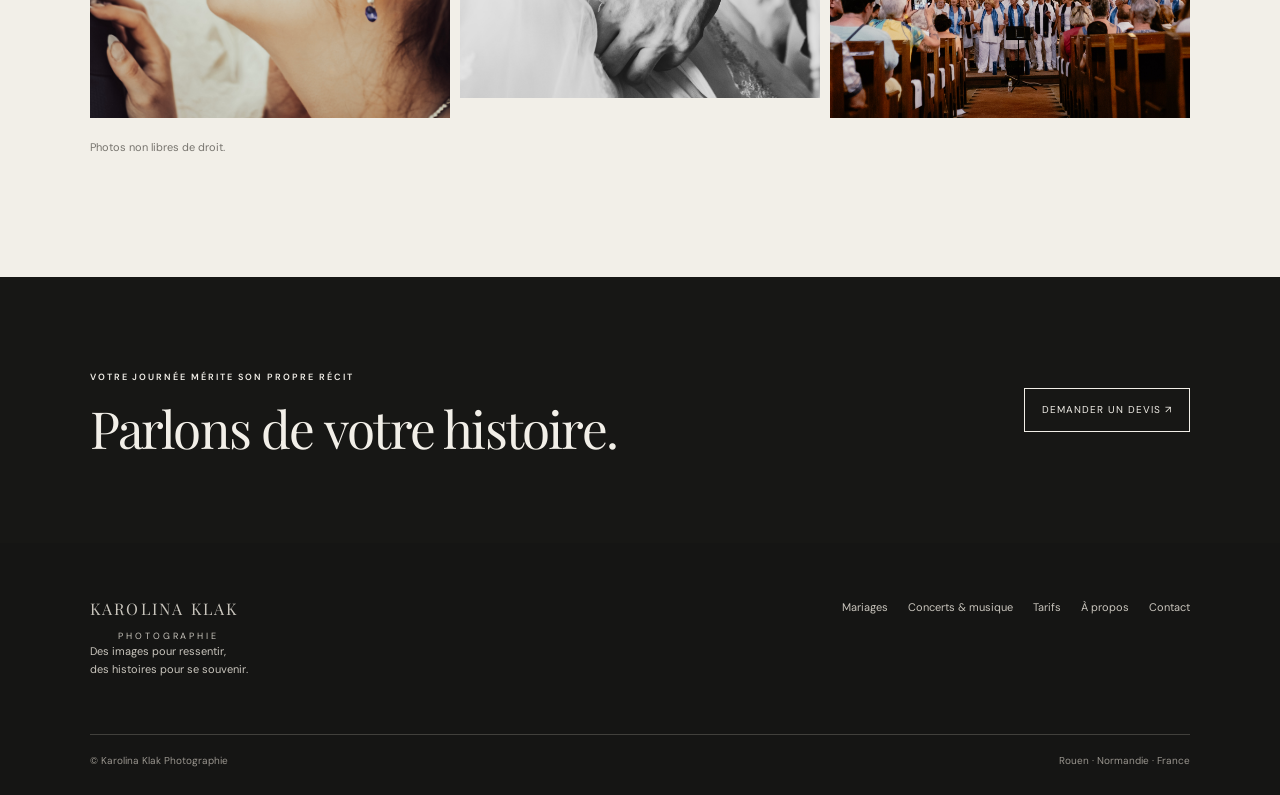
<file: tarifs.html>
<!doctype html>
<html lang="fr">

<head>
    <meta charset="utf-8">
    <meta name="viewport" content="width=device-width,initial-scale=1">
    <meta name="description"
        content="Photographe de mariage à Rouen et en Normandie. Reportage spontané, regard cinématographique et noir et blanc.">
    <title>Tarifs — Karolina Klak Photographie</title>
    <link rel="stylesheet" href="styles.css">
</head>

<body>
    <header class="topbar"><a class="brand" href="index.html">KAROLINA KLAK<small>PHOTOGRAPHIE</small></a><button
            class="menu" aria-label="Ouvrir le menu" aria-expanded="false">☰</button>
        <nav class="nav"><a href="index.html">Accueil</a><a href="mariages.html">Mariages</a><a
                href="concerts.html">Concerts & musique</a><a class="active" href="tarifs.html">Tarifs</a><a
                href="apropos.html">À propos</a><a href="contact.html">Contact</a></nav>
    </header>
    <main>
        <section class="page-hero">
            <div class="page-hero-copy"><span class="eyebrow">Histoires intimes · Reportage</span>
                <h1 class="serif">Votre histoire,<br>sans mise en scène<br>inutile.</h1>
                <p class="lead">Un mariage est une multitude de moments, de liens et d’émotions qui se croisent. Je suis
                    là pour en garder la trace, sans vous faire vivre votre journée à travers un objectif.</p><a
                    class="btn dark" href="contact.html">Parler de votre mariage ↗</a>
            </div>
            <div class="page-hero-image"><img
                    src="src\DSCF6884.jpg"
                    alt="Mariage dans une lumière naturelle"></div>
        </section>
        <section class="section">
            <div class="intro"><span class="eyebrow">Ma façon de raconter</span>
                <h2 class="serif">Vivre d’abord.<br>Se souvenir ensuite.</h2>
                <p>Un regard, une main qui tremble, un éclat de rire pendant le cocktail, une étreinte qui dure un peu
                    plus longtemps que prévu. J’aime photographier ce qui se passe naturellement, sans interrompre le
                    cours des choses.</p>
                <p>Mon approche mêle reportage spontané, esthétique cinématographique et noir et blanc. Je travaille les
                    lumières, les contrastes et les ambiances pour créer des images sincères, vivantes et sensibles.</p>
            </div>
            <div class="story-row">
                <div class="shot"><img
                        src="src\DSCF5903.jpg"
                        alt="Moment émouvant d'un mariage"></div>
                <div class="shot"><img
                        src="src\DSCF5918.jpg"
                        alt="Détails mains couple"></div>
            </div>
        </section>
        <section class="section compact">
            <div class="section-head">
                <div><span class="eyebrow">Le reportage</span>
                    <h2 class="serif">Une journée.<br>Des centaines de petites histoires.</h2>
                </div>
                <p>Je cherche l’équilibre entre les grands moments que l’on attend et les détails imprévus qui finissent
                    par compter tout autant.</p>
            </div>
            <div class="steps">
                <div class="step"><b>01</b>
                    <h3>Les préparatifs</h3>
                    <p class="small">L’attente, les gestes familiers, les derniers détails et l’émotion qui monte
                        doucement.</p>
                </div>
                <div class="step"><b>02</b>
                    <h3>Les liens</h3>
                    <p class="small">La cérémonie, les regards échangés, les retrouvailles et les personnes qui font
                        votre histoire.</p>
                </div>
                <div class="step"><b>03</b>
                    <h3>La fête</h3>
                    <p class="small">Les rires, les mouvements, la lumière du soir et tout ce qui échappe à un
                        programme.</p>
                </div>
            </div>
        </section>
        <section class="section">
            <div class="gallery">
                <div class="shot"><img
                        src="src\DSCF1539.jpg"
                        alt="Photo des Mariés"></div>
                <div class="shot"><img
                        src="src\DSCF6009.jpg"
                        alt="Signature de Mr le Maire"></div>
                <div class="shot"><img
                        src="src\DSCF6355.jpg"
                        alt="Couple sur un pont"></div>
                <div class="shot"><img
                        src="src\DSCF6735.jpg"
                        alt="Photo des Mariés"></div>
                <div class="shot"><img
                        src="src\DSCF5659.jpg"
                        alt="Préparation de la Mariée"></div>
                <div class="shot"><img
                        src="src\DSCF8069.jpg"
                        alt="Photo de l'Eglise"></div>
            </div>
            <p class="note" style="margin-top:20px">Photos non libres de droit.</p>
        </section>
        <section class="banner">
            <div><span class="eyebrow">Votre journée mérite son propre récit</span>
                <h2 class="serif">Parlons de votre histoire.</h2>
            </div><a class="btn dark" href="contact.html">Demander un devis ↗</a>
        </section>
    </main>
    <footer class="footer">
        <div class="footer-top">
            <div><a class="brand" href="index.html">KAROLINA KLAK<small>PHOTOGRAPHIE</small></a>
                <p>Des images pour ressentir,<br>des histoires pour se souvenir.</p>
            </div>
            <div class="footer-links"><a href="mariages.html">Mariages</a><a href="concerts.html">Concerts &
                    musique</a><a href="tarifs.html">Tarifs</a><a href="apropos.html">À propos</a><a href="contact.html">Contact</a></div>
        </div>
        <div class="footer-bottom"><span>© Karolina Klak Photographie</span><span>Rouen · Normandie ·
                France</span></div>
    </footer>
    <script src="script.js"></script>
</body>

</html>
</file>
<file: styles.css>
@import url('https://fonts.googleapis.com/css2?family=DM+Sans:wght@400;500;600&family=Playfair+Display:wght@400;500;600&display=swap');
:root{--ink:#171715;--paper:#f2efe8;--muted:#77746e;--line:rgba(23,23,21,.18);--wine:#692c30;--white:#fffdf8;--serif:'Playfair Display',Georgia,serif;--sans:'DM Sans',Arial,sans-serif}*{box-sizing:border-box}html{scroll-behavior:smooth}body{margin:0;background:var(--paper);color:var(--ink);font-family:var(--sans);font-size:15px;line-height:1.65}a{color:inherit;text-decoration:none}img{display:block;width:100%;height:100%;object-fit:cover}button,input,textarea,select{font:inherit}.topbar{height:84px;padding:0 5vw;display:flex;align-items:center;justify-content:space-between;background:var(--paper);position:relative;z-index:5}.brand{font-family:var(--serif);font-size:17px;letter-spacing:.14em;line-height:1.1}.brand small{display:block;font:9px var(--sans);letter-spacing:.32em;text-align:center;margin-top:7px}.nav{display:flex;gap:30px;font-size:11px;letter-spacing:.06em}.nav a{padding:10px 0;border-bottom:1px solid transparent}.nav a:hover,.nav a.active{border-color:var(--wine)}.menu{display:none;background:none;border:0;font-size:24px}.eyebrow{text-transform:uppercase;letter-spacing:.22em;font-size:9px;font-weight:600}.serif{font-family:var(--serif);font-weight:400;line-height:1.12;letter-spacing:-.035em}h1,h2,h3,p{margin-top:0}h1{font-size:clamp(42px,6vw,82px);margin-bottom:22px}h2{font-size:clamp(34px,4vw,56px);margin-bottom:22px}h3{font-size:26px}.lead{font-size:17px;max-width:600px;line-height:1.8}.small{font-size:12px;color:var(--muted)}.btn{display:inline-flex;align-items:center;gap:22px;padding:13px 17px;border:1px solid currentColor;font-size:10px;text-transform:uppercase;letter-spacing:.1em;transition:.2s}.btn:hover{background:var(--paper);color:var(--ink)}.btn.dark{border-color:var(--paper);color:var(--paper)}.btn.dark:hover{background:var(--paper);color:var(--ink)}.hero{min-height:calc(100vh - 84px);background:#111;color:#f8f4ec;display:grid;grid-template-columns: .78fr 1.22fr;position:relative;overflow:hidden}.hero-copy{padding:9vh 4vw 8vh 7vw;display:flex;flex-direction:column;justify-content:center;align-items:flex-start;z-index:1}.hero h1{max-width:510px}.hero .lead{font-size:15px;max-width:380px;color:#dedbd5}.hero-photo{min-height:600px;position:relative}.hero-photo:after{content:'';position:absolute;inset:0;background:linear-gradient(90deg,#111 0%,transparent 28%),linear-gradient(0deg,rgba(0,0,0,.25),transparent 30%)}.hero-photo img{filter:brightness(.78)}.hero-actions{display:flex;gap:12px;flex-wrap:wrap;margin-top:26px}.hero-foot{position:absolute;bottom:24px;left:5vw;right:5vw;display:flex;justify-content:space-between;font-size:9px;letter-spacing:.12em;color:#c9c4bc;z-index:2}.section{padding:110px 7vw}.section.compact{padding:76px 7vw}.section-head{display:flex;align-items:end;justify-content:space-between;gap:30px;margin-bottom:42px}.section-head p{max-width:390px;color:var(--muted);font-size:13px}.split{display:grid;grid-template-columns:1fr 1fr;gap:7vw;align-items:center}.split-image{height:650px;max-height:78vh;overflow:hidden}.split-copy{max-width:530px}.split-copy p{color:#595750}.tiles{display:grid;grid-template-columns:1fr 1fr;gap:18px}.tile{position:relative;min-height:470px;overflow:hidden;background:#222;color:#fff}.tile img{position:absolute;inset:0;transition:transform .6s;filter:brightness(.72)}.tile:hover img{transform:scale(1.035)}.tile:after{content:'';position:absolute;inset:0;background:linear-gradient(0deg,rgba(0,0,0,.72),transparent 70%)}.tile-copy{position:absolute;z-index:1;bottom:30px;left:30px;right:25px}.tile-copy h3{font-size:36px;margin:8px 0}.tile-copy p{font-size:12px;max-width:350px;color:#eee}.quote{font:italic 26px/1.45 var(--serif);max-width:780px;margin:0 auto;text-align:center}.gallery{display:grid;grid-template-columns:repeat(3,1fr);gap:10px}.gallery .shot{height:420px;overflow:hidden;background:#ddd}.gallery .shot:nth-child(3n+2){height:340px;margin-top:60px}.gallery img{transition:transform .5s}.gallery .shot:hover img{transform:scale(1.04)}.filters{display:flex;gap:24px;flex-wrap:wrap;margin:24px 0 35px;font-size:11px}.filters a{border-bottom:1px solid var(--line);padding-bottom:6px}.filters a:hover{border-color:var(--wine)}.banner{background:var(--ink);color:var(--paper);padding:86px 7vw;display:flex;justify-content:space-between;align-items:center;gap:30px}.banner h2{max-width:650px;margin:12px 0 0}.page-hero{display:grid;grid-template-columns:1fr 1fr;min-height:550px;background:var(--ink);color:var(--paper)}.page-hero-copy{padding:90px 7vw;display:flex;flex-direction:column;justify-content:center;align-items:flex-start}.page-hero-image{min-height:500px}.page-hero-image img{filter:brightness(.82)}.intro{max-width:780px;margin:0 auto;text-align:center}.intro p{color:#5d5a54}.steps{display:grid;grid-template-columns:repeat(3,1fr);gap:35px}.step{border-top:1px solid var(--line);padding-top:20px}.step b{font:24px var(--serif);color:var(--wine)}.step h3{font-size:22px;margin:14px 0}.contact-grid{display:grid;grid-template-columns:.8fr 1.2fr;gap:8vw}.form{display:grid;grid-template-columns:1fr 1fr;gap:18px}.field{display:flex;flex-direction:column;gap:7px}.field.full{grid-column:1/-1}.field label{font-size:10px;text-transform:uppercase;letter-spacing:.12em}.field input,.field textarea,.field select{border:0;border-bottom:1px solid var(--line);background:transparent;padding:12px 0;outline:none;border-radius:0}.field textarea{min-height:100px;resize:vertical}.form-note{font-size:11px;color:var(--muted)}.footer{background:#151514;color:#f2efe8;padding:55px 7vw 25px}.footer-top{display:flex;justify-content:space-between;gap:30px;align-items:flex-start;padding-bottom:45px}.footer .brand{font-size:16px}.footer p,.footer a{color:#c9c5bd;font-size:11px}.footer-links{display:flex;gap:20px;flex-wrap:wrap}.footer-bottom{border-top:1px solid #41403c;padding-top:18px;display:flex;justify-content:space-between;color:#99958e;font-size:10px}.about-photo{height:650px}.story-row{display:grid;grid-template-columns:1fr 1fr;gap:12px;margin-top:45px}.story-row .shot{height:350px}.note{font-size:11px;color:var(--muted)}
@media(max-width:800px){.topbar{height:72px;padding:0 22px}.menu{display:block}.nav{display:none;position:absolute;top:72px;left:0;right:0;padding:20px 24px 26px;background:var(--paper);flex-direction:column;gap:8px;border-bottom:1px solid var(--line)}.nav.open{display:flex}.nav a{padding:12px 0}.hero{min-height:unset;display:flex;flex-direction:column-reverse}.hero-photo{min-height:47vh;height:47vh}.hero-photo:after{background:linear-gradient(0deg,#111,transparent 45%)}.hero-copy{padding:38px 25px 100px}.hero h1{font-size:52px}.hero-foot{left:25px;right:25px;bottom:22px}.section,.section.compact{padding:68px 24px}.split,.page-hero,.contact-grid{grid-template-columns:1fr}.split{gap:28px}.split-image{height:460px;max-height:none}.tiles{grid-template-columns:1fr}.tile{min-height:400px}.section-head{display:block}.section-head p{margin-top:15px}.gallery{grid-template-columns:1fr 1fr;gap:7px}.gallery .shot,.gallery .shot:nth-child(3n+2){height:270px;margin-top:0}.page-hero-copy{padding:65px 25px}.page-hero-image{min-height:350px;height:45vh}.banner{padding:60px 25px;display:block}.banner .btn{margin-top:24px}.steps{grid-template-columns:1fr;gap:25px}.contact-grid{gap:40px}.form{grid-template-columns:1fr}.field.full{grid-column:auto}.footer{padding:40px 24px 20px}.footer-top{display:block}.footer-links{margin-top:24px}.footer-bottom{gap:12px;flex-direction:column}.about-photo{height:460px}.story-row{grid-template-columns:1fr}.story-row .shot{height:300px}}
</file>
